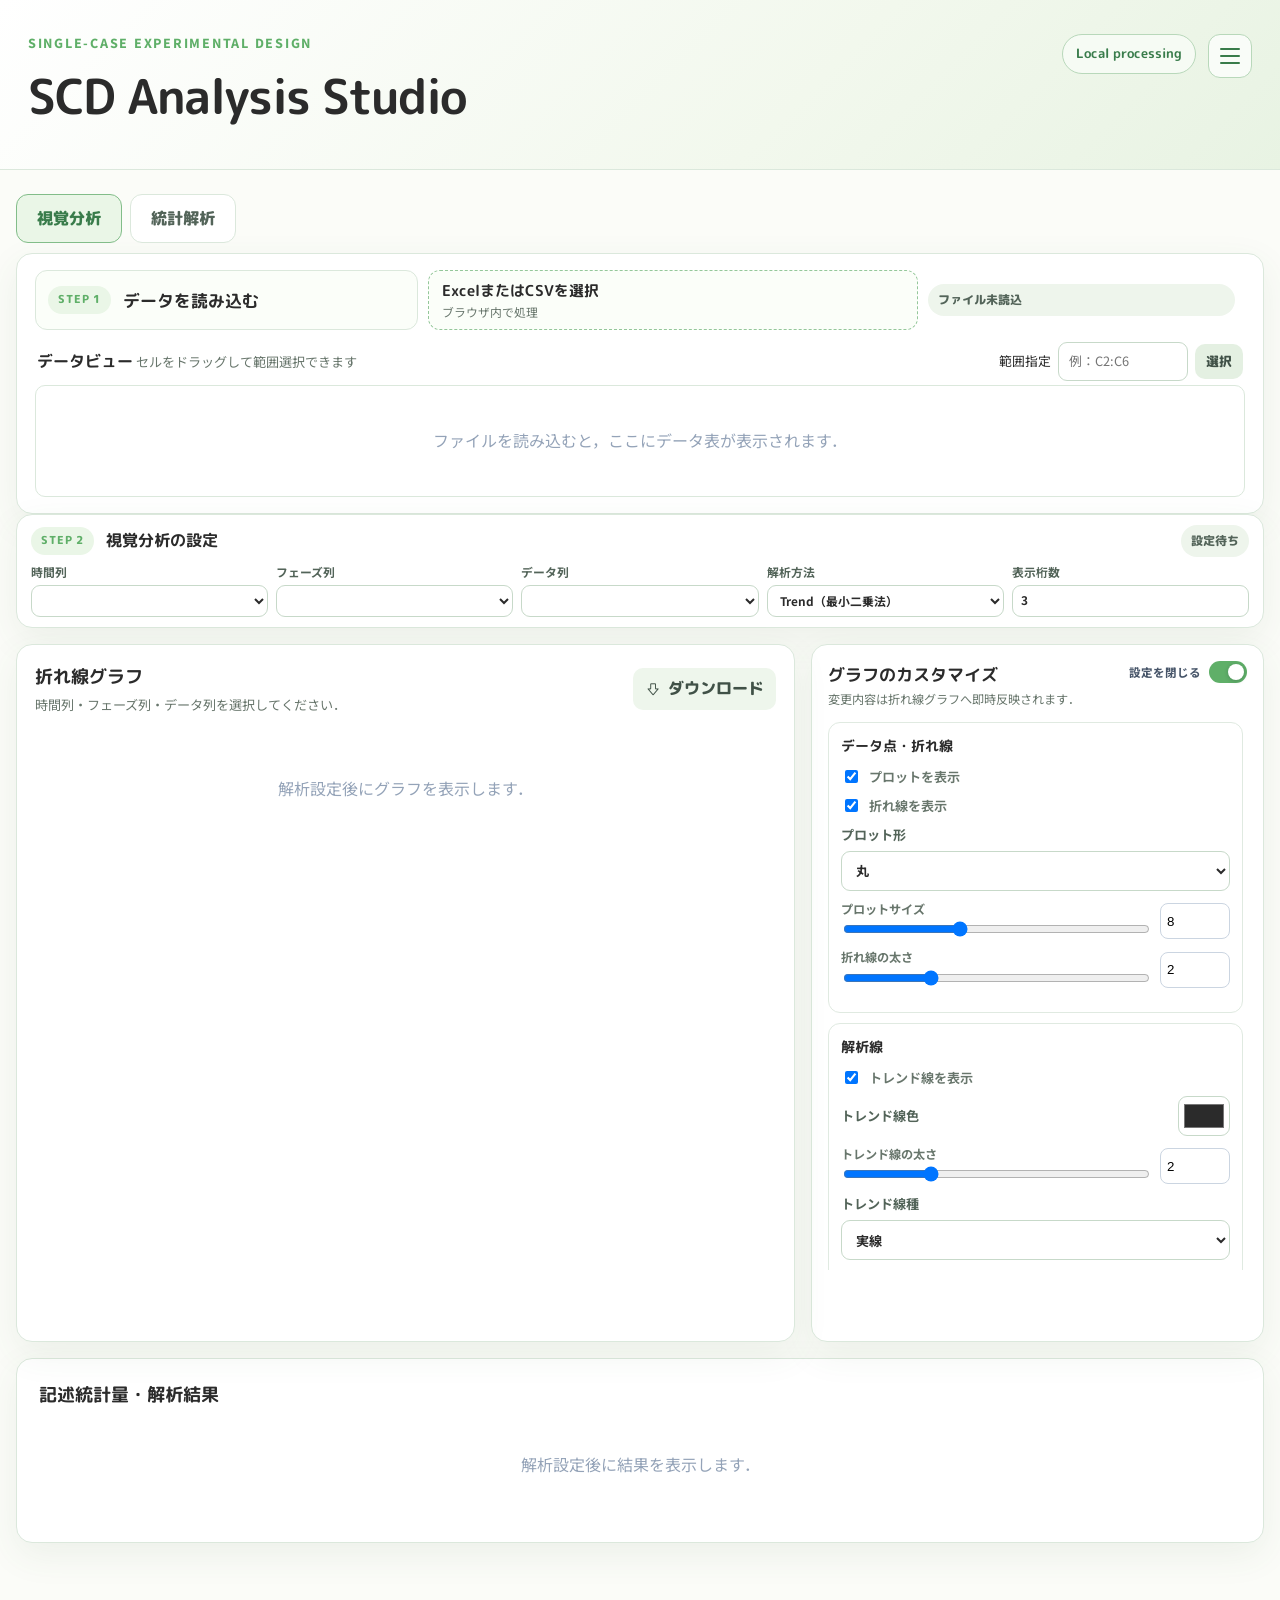
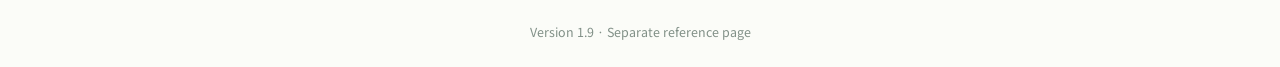
<file: index.html>
<!doctype html>
<html lang="ja">
<head>
  <meta charset="utf-8">
  <meta name="viewport" content="width=device-width, initial-scale=1">
  <meta name="description" content="SCDの視覚分析と非重複指標をブラウザ内で計算する研究者・臨床家向けWebアプリ">
  <title>SCD Analysis Studio</title>
  <link rel="stylesheet" href="styles.css">
  <script src="https://cdn.sheetjs.com/xlsx-0.20.3/package/dist/xlsx.full.min.js"></script>
  <script src="https://cdn.plot.ly/plotly-3.7.0.min.js"></script>
</head>
<body>
  <header class="app-header">
    <div>
      <p class="eyebrow">Single-Case Experimental Design</p>
      <h1>SCD Analysis Studio</h1>
    </div>
    <div class="header-actions">
      <div class="privacy-badge">Local processing</div>
      <div class="site-menu">
        <button id="siteMenuButton" class="hamburger-button" type="button" aria-label="メニューを開く" aria-expanded="false" aria-controls="siteMenuPanel"><span></span><span></span><span></span></button>
        <nav id="siteMenuPanel" class="site-menu-panel hidden" aria-label="サイトメニュー">
          <a class="active" href="index.html">ANALYSIS</a>
          <a href="reference.html">REFERENCE</a>
        </nav>
      </div>
    </div>
  </header>

  <main class="app-shell">
    <nav class="analysis-tabs" aria-label="解析機能">
      <button class="tab active" data-tab="visualPanel" type="button">視覚分析</button>
      <button class="tab" data-tab="statsPanel" type="button">統計解析</button>
    </nav>

    <section class="card workflow-card data-workflow-card" aria-labelledby="data-heading">
      <div class="data-load-row">
        <div class="data-step-title"><span class="step">STEP 1</span><h2 id="data-heading">データを読み込む</h2></div>
        <label class="file-drop compact-file-drop">
          <input id="fileInput" type="file" accept=".csv,.xlsx,.xls">
          <strong>ExcelまたはCSVを選択</strong>
          <span>ブラウザ内で処理</span>
        </label>
        <label id="sheetControl" class="field sheet-field hidden"><span>使用シートを選択</span>
          <select id="sheetSelect"></select>
        </label>
        <div id="globalStatus" class="status neutral" role="status">ファイル未読込</div>
      </div>
      <div id="dataSummary" class="data-summary hidden"></div>
      <div class="grid-toolbar">
        <div><strong>データビュー</strong><span id="selectionLabel"> セルをドラッグして範囲選択できます</span></div>
        <div class="range-box"><label for="directRange">範囲指定</label><input id="directRange" placeholder="例：C2:C6"><button id="applyRangeButton" class="button compact" type="button">選択</button></div>
      </div>
      <div class="data-workspace">
        <div id="dataGridWrap" class="data-grid-wrap" tabindex="0"><div class="empty-state">ファイルを読み込むと，ここにデータ表が表示されます．</div></div>
        <section id="inlineStatsRegistration" class="inline-registration hidden" aria-labelledby="registration-heading">
          <div class="inline-registration-heading">
            <div><span class="step">STEP 2</span><h2 id="registration-heading">解析データを登録する</h2></div>
            <div id="statsStatus" class="status neutral">設定待ち</div>
          </div>
          <p class="guidance compact-guidance">データビューで1列の範囲を選び，登録先のボタンを押してください．範囲の直接入力にも対応しています．</p>
          <div id="dataSlots" class="slot-grid"></div>
        </section>
      </div>
    </section>

    <section id="visualPanel" class="analysis-panel active">
      <section class="card workflow-card settings-card compact-settings-card visual-settings-card">
        <div class="section-heading"><div><span class="step">STEP 2</span><h2>視覚分析の設定</h2></div><div id="visualStatus" class="status neutral">設定待ち</div></div>
        <div class="control-grid four">
          <label class="field">時間列<select id="timeColumn"></select></label>
          <label class="field">フェーズ列<select id="phaseColumn"></select></label>
          <label class="field">データ列<select id="dataColumn"></select></label>
          <label class="field">解析方法<select id="visualMethod"><option value="ols">Trend（最小二乗法）</option><option value="theil">Trend（Theil–Sen法）</option><option value="twoSD">2SD band法（平均±2SD）</option><option value="celeration">Celeration Line分析</option><option value="vaior">VAIOR（Visual Aid Implying an Objective Rule）</option></select></label>
          <label id="visualDirectionWrap" class="field hidden">改善方向<select id="visualDirection"><option value="lower">値が低いほど改善</option><option value="higher">値が高いほど改善</option></select></label>
          <label class="field">表示桁数<input id="visualDigits" type="number" min="0" max="8" value="3"></label>
        </div>
        <div id="visualValidation" class="message hidden"></div>
      </section>

      <section class="result-layout">
        <article class="card chart-card">
          <div class="card-title-row"><div><h2>折れ線グラフ</h2><p id="chartCaption">時間列・フェーズ列・データ列を選択してください．</p></div><button id="openDownloadDialogButton" class="button secondary chart-download-button" type="button" aria-label="グラフをダウンロード"><span aria-hidden="true">⇩</span> ダウンロード</button></div>
          <div id="chart" class="chart"><div class="empty-state">解析設定後にグラフを表示します．</div></div>
        </article>
        <aside class="card customization-card customization-panel">
          <div class="customization-heading">
            <div><h2>グラフのカスタマイズ</h2><p class="customization-note">変更内容は折れ線グラフへ即時反映されます．</p></div>
            <label class="collapse-toggle" title="カスタマイズ項目の表示を切り替えます">
              <span>設定を閉じる</span>
              <input id="customizationToggle" type="checkbox" checked>
              <span class="toggle-slider" aria-hidden="true"></span>
            </label>
          </div>
          <div id="customizationBody" class="customization-body">
          <div class="custom-grid">
            <div class="custom-group"><h3>データ点・折れ線</h3>
              <label class="toggle"><input id="showPoints" type="checkbox" checked>プロットを表示</label>
              <label class="toggle"><input id="showLines" type="checkbox" checked>折れ線を表示</label>
              <label class="field">プロット形<select id="pointShape"><option value="circle">丸</option><option value="square">四角</option><option value="diamond">ひし形</option><option value="triangle-up">三角</option><option value="x">×</option></select></label>
              <div class="dual-control"><label>プロットサイズ<input id="pointSizeRange" type="range" min="2" max="18" step="1" value="8"></label><input id="pointSizeNumber" type="number" min="2" max="18" step="1" value="8"></div>
              <div class="dual-control"><label>折れ線の太さ<input id="lineWidthRange" type="range" min="0.5" max="6" step="0.5" value="2"></label><input id="lineWidthNumber" type="number" min="0.5" max="6" step="0.5" value="2"></div>
              <div id="phaseColorControls" class="phase-color-controls"></div>
            </div>
            <div class="custom-group"><h3>解析線</h3>
              <label class="toggle"><input id="showTrend" type="checkbox" checked>トレンド線を表示</label>
              <label class="field inline-color">トレンド線色<input id="trendColor" type="color" value="#2b2b2b"></label>
              <div class="dual-control"><label>トレンド線の太さ<input id="trendWidthRange" type="range" min="0.5" max="6" step="0.5" value="2"></label><input id="trendWidthNumber" type="number" min="0.5" max="6" step="0.5" value="2"></div>
              <label class="field">トレンド線種<select id="trendDash"><option value="solid">実線</option><option value="dash">破線</option><option value="dot">点線</option><option value="dashdot">一点鎖線</option></select></label>
              <label class="toggle"><input id="showBounds" type="checkbox" checked>境界線・変動幅を表示</label>
              <label class="field inline-color">2SD境界線色<input id="sdColor" type="color" value="#5faf68"></label>
              <div class="dual-control"><label>2SD線の太さ<input id="sdWidthRange" type="range" min="0.5" max="6" step="0.5" value="1.5"></label><input id="sdWidthNumber" type="number" min="0.5" max="6" step="0.5" value="1.5"></div>
              <label class="field">2SD線種<select id="sdDash"><option value="dash">破線</option><option value="dot">点線</option><option value="solid">実線</option></select></label>
              <label class="field inline-color">VAIOR変動幅色<input id="vaiorColor" type="color" value="#93c47d"></label>
              <div class="dual-control"><label>VAIOR線の太さ<input id="vaiorWidthRange" type="range" min="0.5" max="6" step="0.5" value="1.5"></label><input id="vaiorWidthNumber" type="number" min="0.5" max="6" step="0.5" value="1.5"></div>
              <label class="field">VAIOR線種<select id="vaiorDash"><option value="dot">点線</option><option value="dash">破線</option><option value="solid">実線</option></select></label>
            </div>
            <div class="custom-group"><h3>背景・軸</h3>
              <label class="toggle"><input id="showPhaseBoundaries" type="checkbox" checked>フェーズ境界線を表示</label>
              <label class="field inline-color">境界線色<input id="boundaryColor" type="color" value="#aab8ac"></label>
              <div class="dual-control"><label>境界線の太さ<input id="boundaryWidthRange" type="range" min="0.5" max="5" step="0.5" value="1"></label><input id="boundaryWidthNumber" type="number" min="0.5" max="5" step="0.5" value="1"></div>
              <label class="field">グラフ内フォント（数字・文字）
                <select id="chartFont">
                  <option value="noto-sans">Noto Sans JP</option>
                  <option value="times-new-roman">Times New Roman</option>
                  <option value="ms-gothic">MS ゴシック</option>
                  <option value="ms-mincho">MS 明朝</option>
                  <option value="meiryo">メイリオ</option>
                  <option value="yu-gothic">游ゴシック</option>
                  <option value="yu-mincho">游明朝</option>
                  <option value="noto-serif">Noto Serif JP</option>
                  <option value="aptos">Aptos</option>
                  <option value="calibri">Calibri</option>
                  <option value="arial">Arial</option>
                  <option value="helvetica">Helvetica</option>
                  <option value="segoe-ui">Segoe UI</option>
                  <option value="cambria">Cambria</option>
                  <option value="georgia">Georgia</option>
                  <option value="verdana">Verdana</option>
                  <option value="courier-new">Courier New</option>
                </select>
              </label>
              <label class="field inline-color">背景色<input id="backgroundColor" type="color" value="#ffffff"></label>
              <label class="field inline-color">軸線色<input id="axisColor" type="color" value="#415047"></label>
              <label class="toggle"><input id="showGridLines" type="checkbox" checked>目盛線を表示</label>
              <label class="field inline-color">目盛線色<input id="gridColor" type="color" value="#dfeadf"></label>
              <div class="axis-range-grid">
                <label class="field">縦軸の最小値<input id="yAxisMin" type="number" step="any" placeholder="自動"></label>
                <label class="field">縦軸の最大値<input id="yAxisMax" type="number" step="any" placeholder="自動"></label>
                <label class="field">縦軸の目盛間隔<input id="yAxisTick" type="number" min="0" step="any" placeholder="自動"></label>
              </div>
              <p class="axis-range-note">空欄の場合は自動設定です．最小値・最大値を指定する場合は両方入力してください．</p>
              <button id="resetChartButton" class="button secondary" type="button">初期設定に戻す</button>
            </div>
          </div>
          </div>
        </aside>
      </section>

      <section class="card result-card full-width visual-result-card">
        <h2>記述統計量・解析結果</h2>
        <div id="visualResults"><div class="empty-state">解析設定後に結果を表示します．</div></div>
      </section>
    </section>

    <section id="statsPanel" class="analysis-panel">
      <section class="card workflow-card settings-card compact-settings-card stats-settings-card">
        <div class="section-heading"><div><span class="step">STEP 3</span><h2>統計解析の設定</h2></div></div>
        <div class="control-grid four">
          <label class="field">指標<select id="statsMethod"><option value="pnd">PND</option><option value="nap">NAP</option><option value="tauU">Tau／Tau-U</option></select></label>
          <label class="field">表示桁数<input id="statsDigits" type="number" min="0" max="8" value="3"></label>
          <label id="tauCorrectionWrap" class="field checkbox-field hidden"><span>ベースライン補正</span><span class="checkbox-line"><input id="tauCorrection" type="checkbox">ベースラインで補正する</span></label>
        </div>
        <div class="definition-note" id="statsDefinitionNote"></div>
      </section>

      <section class="card workflow-card comparison-card">
        <div class="section-heading"><div><span class="step">STEP 4</span><h2>比較して計算する</h2></div></div>
        <p class="guidance">比較する2つをチェックしてください．上から先に登録されたデータをベースライン期，次を介入期として扱います．</p>
        <div id="comparisonChecks" class="comparison-checks"></div>
        <button id="calculateStatsButton" class="button primary" type="button">計算</button>
        <div id="statsValidation" class="message hidden"></div>
      </section>

      <section class="card result-card full-width">
        <h2>統計解析結果</h2>
        <div id="statsResults"><div class="empty-state">2つのデータを登録・選択して計算してください．</div></div>
      </section>
    </section>

  </main>

  <dialog id="downloadDialog" class="download-dialog" aria-labelledby="downloadDialogTitle">
    <div class="download-dialog-card">
      <div class="download-dialog-heading"><div><p class="eyebrow dialog-eyebrow">EXPORT</p><h2 id="downloadDialogTitle">グラフをダウンロード</h2></div><button id="cancelDownloadButton" class="dialog-close" type="button" aria-label="閉じる">×</button></div>
      <div class="download-form">
        <label class="field">フォーマット<select id="downloadFormat"><option value="png">PNG</option><option value="jpeg">JPEG</option><option value="webp">WebP</option><option value="svg">SVG</option></select></label>
        <div class="download-size-row"><label class="field">幅（px）<input id="downloadWidth" type="number" min="100" step="1"></label><label class="field">高さ（px）<input id="downloadHeight" type="number" min="100" step="1"></label></div>
        <label class="checkbox-line download-aspect"><input id="downloadAspect" type="checkbox" checked>縦横比を維持する</label>
        <p id="downloadError" class="message error hidden"></p>
      </div>
      <div class="download-dialog-actions"><button id="cancelDownloadFooterButton" class="button secondary" type="button">キャンセル</button><button id="confirmDownloadButton" class="button primary" type="button">ダウンロード</button></div>
    </div>
  </dialog>

  <footer>Version 1.9 · Separate reference page</footer>
  <script src="js/navigation.js"></script>
  <script src="js/core.js"></script>
  <script src="js/app.js"></script>
</body>
</html>
</file>
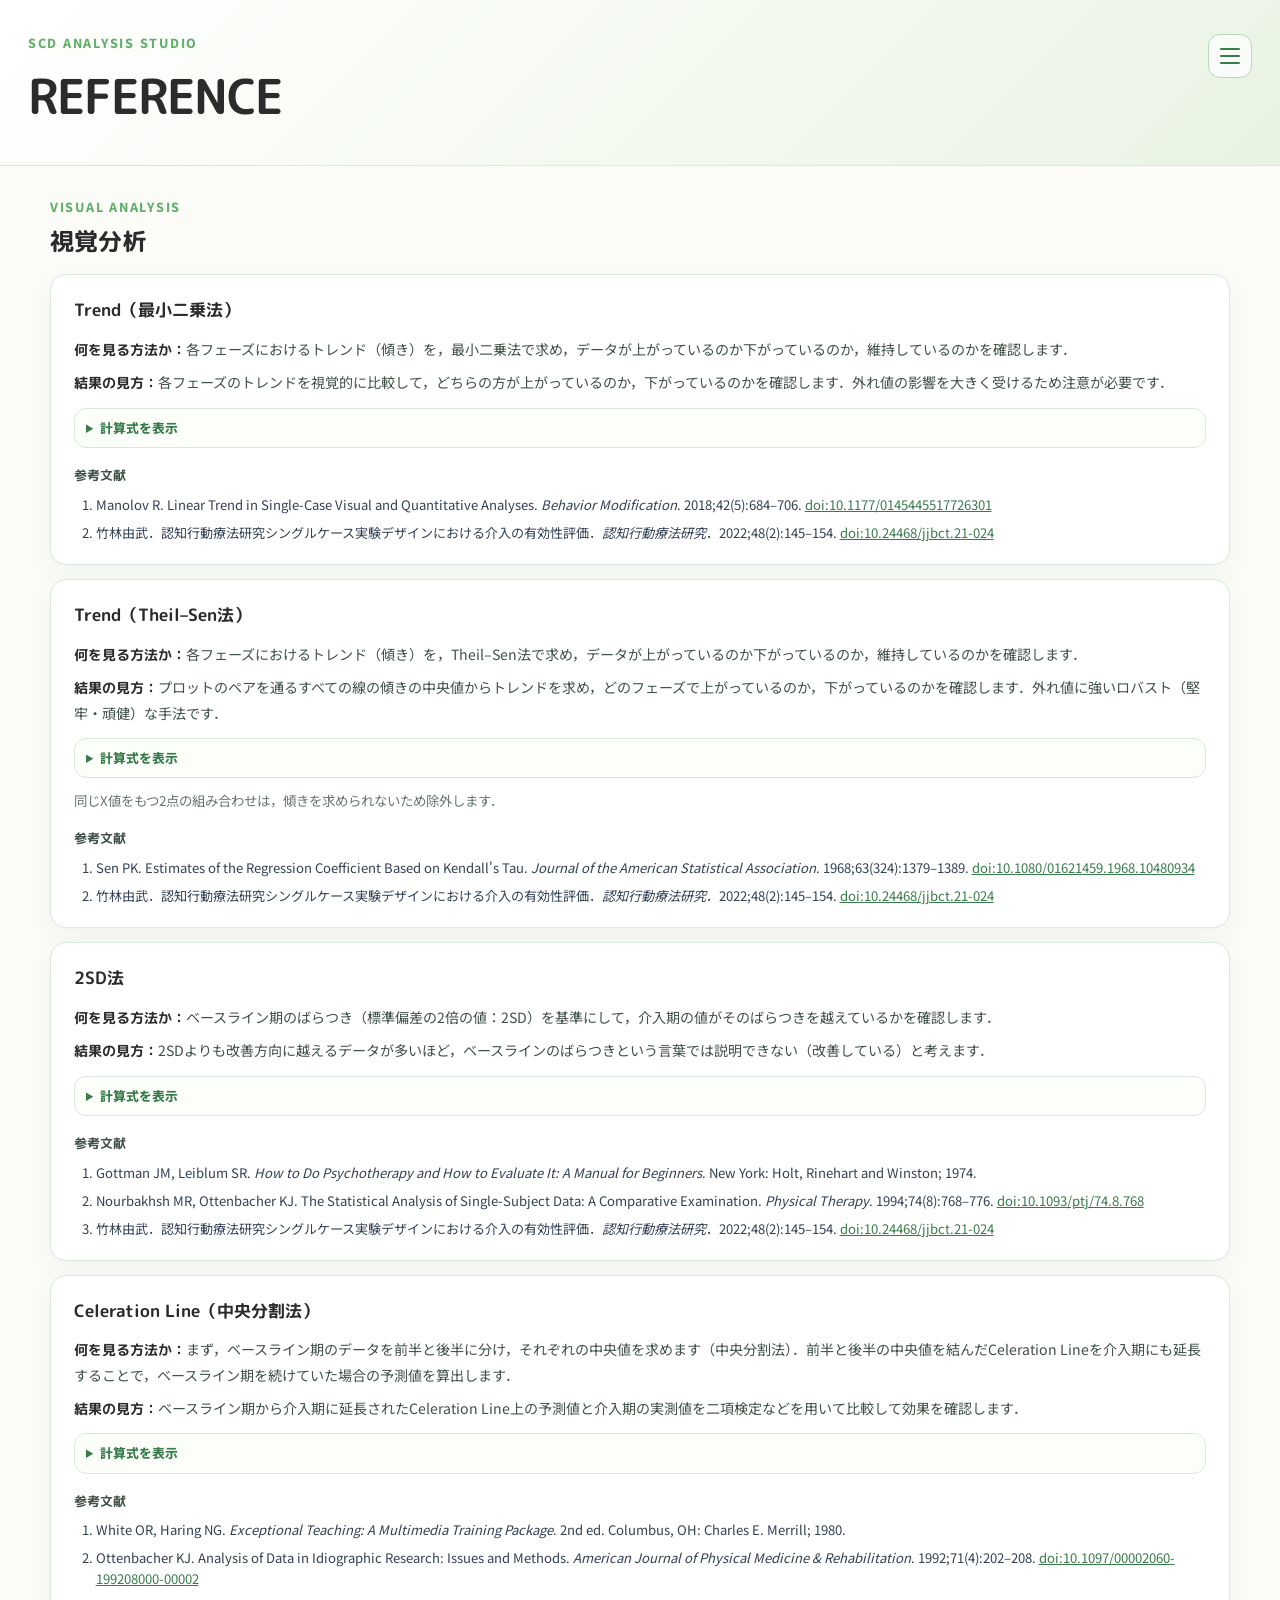
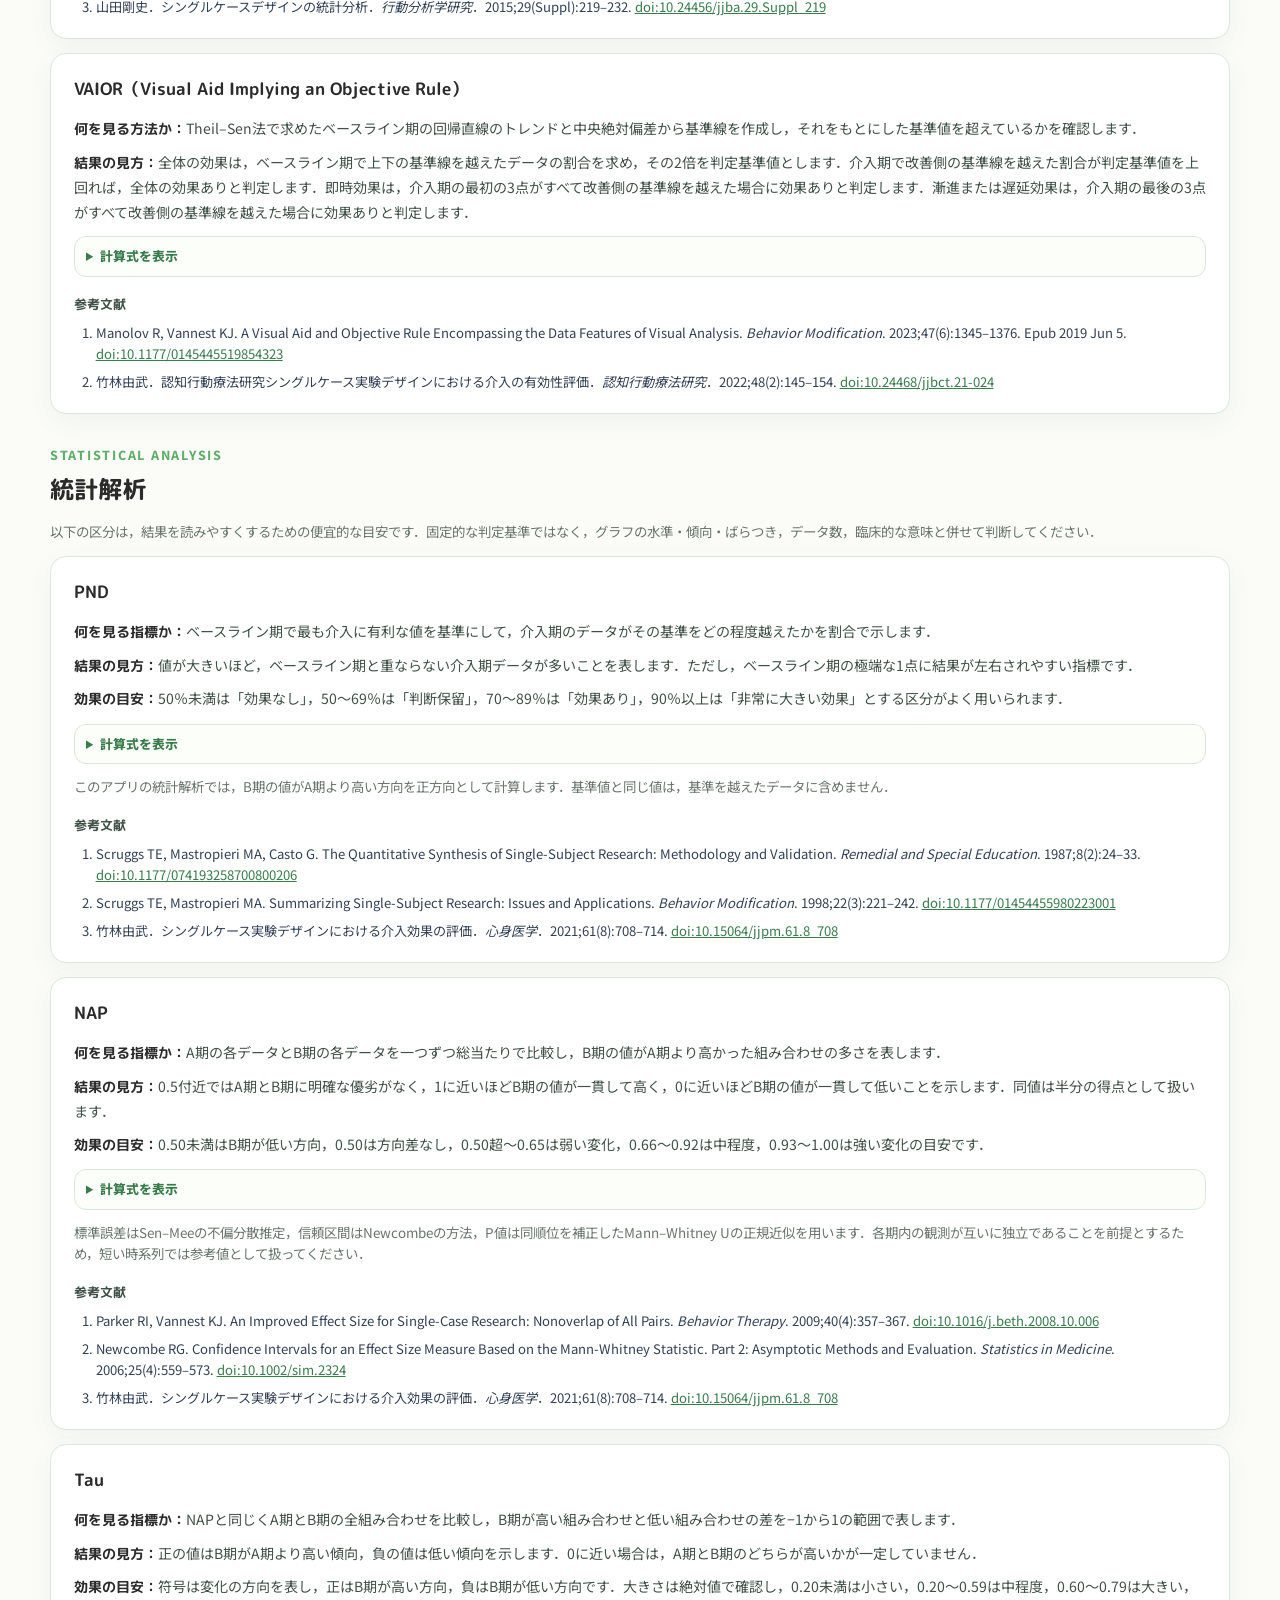
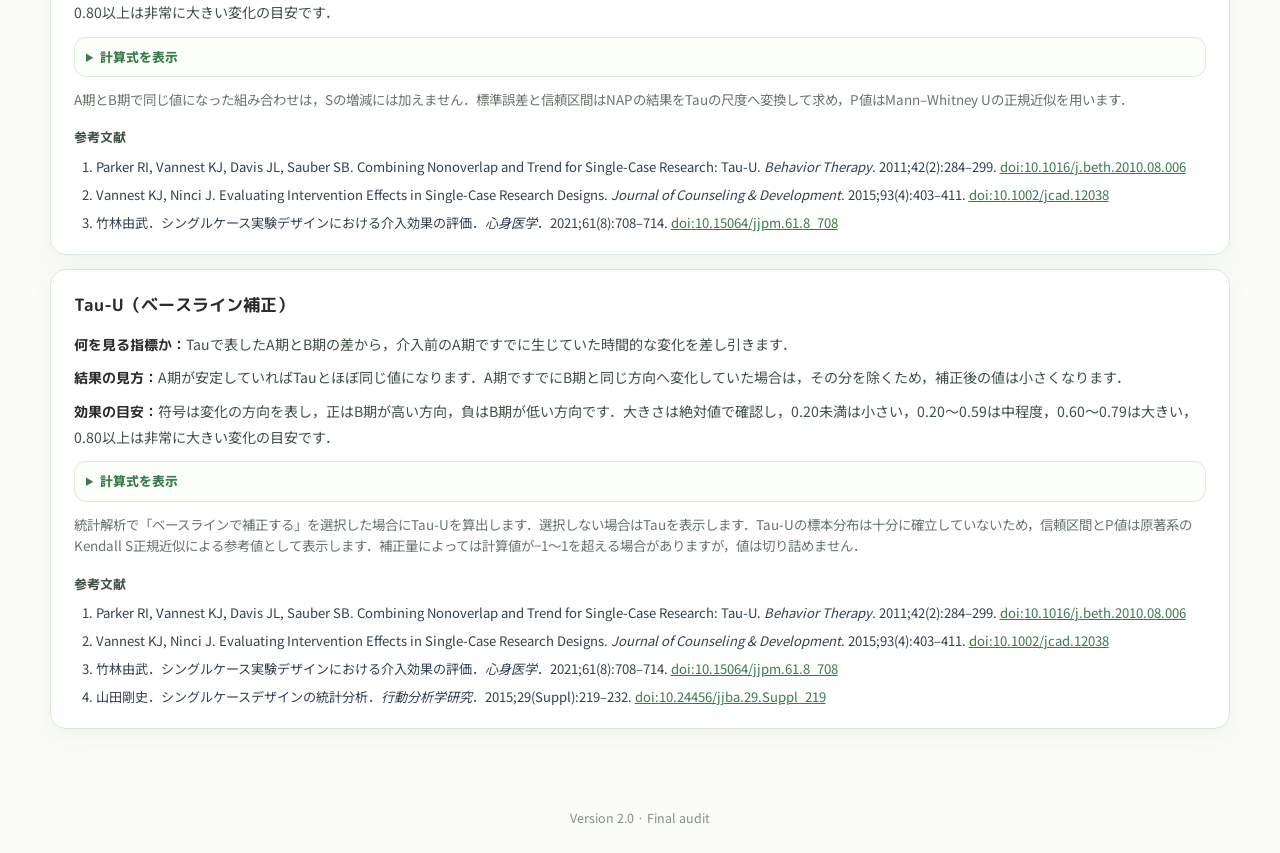
<file: reference.html>
<!doctype html>
<html lang="ja">
<head>
  <meta charset="utf-8">
  <meta name="viewport" content="width=device-width, initial-scale=1">
  <meta name="description" content="SCD Analysis Studioで採用している計算式と参考文献の一覧">
  <title>REFERENCE | SCD Analysis Studio</title>
  <link rel="stylesheet" href="styles.css">
</head>
<body>
  <header class="app-header reference-header">
    <div>
      <p class="eyebrow">SCD Analysis Studio</p>
      <h1>REFERENCE</h1>
    </div>
    <div class="header-actions">
      <div class="site-menu">
        <button id="siteMenuButton" class="hamburger-button" type="button" aria-label="メニューを開く" aria-expanded="false" aria-controls="siteMenuPanel"><span></span><span></span><span></span></button>
        <nav id="siteMenuPanel" class="site-menu-panel hidden" aria-label="サイトメニュー">
          <a href="index.html">ANALYSIS</a>
          <a class="active" href="reference.html">REFERENCE</a>
        </nav>
      </div>
    </div>
  </header>

  <main class="app-shell reference-page">
    <section id="visual-reference" class="reference-section">
      <div class="reference-section-heading"><p class="eyebrow">VISUAL ANALYSIS</p><h2>視覚分析</h2></div>
      <div class="reference-list">
        <article class="card reference-item">
          <h3>Trend（最小二乗法）</h3>
          <p class="reference-summary"><strong>何を見る方法か：</strong>各フェーズにおけるトレンド（傾き）を，最小二乗法で求め，データが上がっているのか下がっているのか，維持しているのかを確認します．</p>
          <p class="reference-summary"><strong>結果の見方：</strong>各フェーズのトレンドを視覚的に比較して，どちらの方が上がっているのか，下がっているのかを確認します．外れ値の影響を大きく受けるため注意が必要です．</p>
          <details class="reference-formula-details"><summary>計算式を表示</summary><div class="formula-block"><span>Slope</span><code>b₁ = Σ[(xᵢ−x̄)(yᵢ−ȳ)] / Σ[(xᵢ−x̄)²]</code><span>Intercept</span><code>b₀ = ȳ − b₁x̄</code><span>Regression</span><code>Ŷ = b₀ + b₁X</code></div></details>
          <h4>参考文献</h4>
          <ol class="citation-list"><li>Manolov R. Linear Trend in Single-Case Visual and Quantitative Analyses. <em>Behavior Modification</em>. 2018;42(5):684–706. <a href="https://doi.org/10.1177/0145445517726301" target="_blank" rel="noopener noreferrer">doi:10.1177/0145445517726301</a></li><li>竹林由武．認知行動療法研究シングルケース実験デザインにおける介入の有効性評価．<em>認知行動療法研究</em>．2022;48(2):145–154. <a href="https://doi.org/10.24468/jjbct.21-024" target="_blank" rel="noopener noreferrer">doi:10.24468/jjbct.21-024</a></li></ol>
        </article>

        <article class="card reference-item">
          <h3>Trend（Theil–Sen法）</h3>
          <p class="reference-summary"><strong>何を見る方法か：</strong>各フェーズにおけるトレンド（傾き）を，Theil–Sen法で求め，データが上がっているのか下がっているのか，維持しているのかを確認します．</p>
          <p class="reference-summary"><strong>結果の見方：</strong>プロットのペアを通るすべての線の傾きの中央値からトレンドを求め，どのフェーズで上がっているのか，下がっているのかを確認します．外れ値に強いロバスト（堅牢・頑健）な手法です．</p>
          <details class="reference-formula-details"><summary>計算式を表示</summary><div class="formula-block"><span>Slope</span><code>b₁ = median{(yⱼ−yᵢ)/(xⱼ−xᵢ) : xⱼ≠xᵢ}</code><span>Intercept</span><code>b₀ = median(yᵢ−b₁xᵢ)</code><span>Regression</span><code>Ŷ = b₀ + b₁X</code></div></details>
          <p class="reference-note">同じX値をもつ2点の組み合わせは，傾きを求められないため除外します．</p>
          <h4>参考文献</h4>
          <ol class="citation-list"><li>Sen PK. Estimates of the Regression Coefficient Based on Kendall's Tau. <em>Journal of the American Statistical Association</em>. 1968;63(324):1379–1389. <a href="https://doi.org/10.1080/01621459.1968.10480934" target="_blank" rel="noopener noreferrer">doi:10.1080/01621459.1968.10480934</a></li><li>竹林由武．認知行動療法研究シングルケース実験デザインにおける介入の有効性評価．<em>認知行動療法研究</em>．2022;48(2):145–154. <a href="https://doi.org/10.24468/jjbct.21-024" target="_blank" rel="noopener noreferrer">doi:10.24468/jjbct.21-024</a></li></ol>
        </article>

        <article class="card reference-item">
          <h3>2SD法</h3>
          <p class="reference-summary"><strong>何を見る方法か：</strong>ベースライン期のばらつき（標準偏差の2倍の値：2SD）を基準にして，介入期の値がそのばらつきを越えているかを確認します．</p>
          <p class="reference-summary"><strong>結果の見方：</strong>2SDよりも改善方向に越えるデータが多いほど，ベースラインのばらつきという言葉では説明できない（改善している）と考えます．</p>
          <details class="reference-formula-details"><summary>計算式を表示</summary><div class="formula-block"><span>標準偏差</span><code>sₐ = √[Σ(yᵢ−ȳₐ)²/(nₐ−1)]</code><span>上限・下限</span><code>ȳₐ ± 2sₐ</code></div></details>
          <h4>参考文献</h4>
          <ol class="citation-list"><li>Gottman JM, Leiblum SR. <em>How to Do Psychotherapy and How to Evaluate It: A Manual for Beginners</em>. New York: Holt, Rinehart and Winston; 1974.</li><li>Nourbakhsh MR, Ottenbacher KJ. The Statistical Analysis of Single-Subject Data: A Comparative Examination. <em>Physical Therapy</em>. 1994;74(8):768–776. <a href="https://doi.org/10.1093/ptj/74.8.768" target="_blank" rel="noopener noreferrer">doi:10.1093/ptj/74.8.768</a></li><li>竹林由武．認知行動療法研究シングルケース実験デザインにおける介入の有効性評価．<em>認知行動療法研究</em>．2022;48(2):145–154. <a href="https://doi.org/10.24468/jjbct.21-024" target="_blank" rel="noopener noreferrer">doi:10.24468/jjbct.21-024</a></li></ol>
        </article>

        <article class="card reference-item">
          <h3>Celeration Line（中央分割法）</h3>
          <p class="reference-summary"><strong>何を見る方法か：</strong>まず，ベースライン期のデータを前半と後半に分け，それぞれの中央値を求めます（中央分割法）．前半と後半の中央値を結んだCeleration Lineを介入期にも延長することで，ベースライン期を続けていた場合の予測値を算出します．</p>
          <p class="reference-summary"><strong>結果の見方：</strong>ベースライン期から介入期に延長されたCeleration Line上の予測値と介入期の実測値を二項検定などを用いて比較して効果を確認します．</p>
          <details class="reference-formula-details"><summary>計算式を表示</summary><div class="formula-block"><span>中央値座標</span><code>P₁ = (median X前半，median Y前半)，P₂ = (median X後半，median Y後半)</code><span>傾き</span><code>b₁ = (P₂ᵧ−P₁ᵧ)/(P₂ₓ−P₁ₓ)</code><span>切片</span><code>b₀ = P₁ᵧ−b₁P₁ₓ</code><span>二項検定</span><code>P(X ≥ k) = Σᵢ₌ₖⁿ C(n，i)(0.5)ⁱ(0.5)ⁿ⁻ⁱ</code></div></details>
          <h4>参考文献</h4>
          <ol class="citation-list"><li>White OR, Haring NG. <em>Exceptional Teaching: A Multimedia Training Package</em>. 2nd ed. Columbus, OH: Charles E. Merrill; 1980.</li><li>Ottenbacher KJ. Analysis of Data in Idiographic Research: Issues and Methods. <em>American Journal of Physical Medicine &amp; Rehabilitation</em>. 1992;71(4):202–208. <a href="https://doi.org/10.1097/00002060-199208000-00002" target="_blank" rel="noopener noreferrer">doi:10.1097/00002060-199208000-00002</a></li><li>山田剛史．シングルケースデザインの統計分析．<em>行動分析学研究</em>．2015;29(Suppl):219–232. <a href="https://doi.org/10.24456/jjba.29.Suppl_219" target="_blank" rel="noopener noreferrer">doi:10.24456/jjba.29.Suppl_219</a></li></ol>
        </article>

        <article class="card reference-item">
          <h3>VAIOR（Visual Aid Implying an Objective Rule）</h3>
          <p class="reference-summary"><strong>何を見る方法か：</strong>Theil–Sen法で求めたベースライン期の回帰直線のトレンドと中央絶対偏差から基準線を作成し，それをもとにした基準値を超えているかを確認します．</p>
          <p class="reference-summary"><strong>結果の見方：</strong>全体の効果は，ベースライン期で上下の基準線を越えたデータの割合を求め，その2倍を判定基準値とします．介入期で改善側の基準線を越えた割合が判定基準値を上回れば，全体の効果ありと判定します．即時効果は，介入期の最初の3点がすべて改善側の基準線を越えた場合に効果ありと判定します．漸進または遅延効果は，介入期の最後の3点がすべて改善側の基準線を越えた場合に効果ありと判定します．</p>
          <details class="reference-formula-details"><summary>計算式を表示</summary><div class="formula-block"><span>トレンド</span><code>Ŷₐ(X) = Theil–Sen trend</code><span>中央絶対偏差</span><code>MADᵣ = median(|Yₐ−Ŷₐ|)</code><span>基準線</span><code>Ŷₐ(X) ± MADᵣ</code><span>全体効果の判定基準値</span><code>2 × [A期の基準線外データ数 / nₐ]</code></div></details>
          <h4>参考文献</h4>
          <ol class="citation-list"><li>Manolov R, Vannest KJ. A Visual Aid and Objective Rule Encompassing the Data Features of Visual Analysis. <em>Behavior Modification</em>. 2023;47(6):1345–1376. Epub 2019 Jun 5. <a href="https://doi.org/10.1177/0145445519854323" target="_blank" rel="noopener noreferrer">doi:10.1177/0145445519854323</a></li><li>竹林由武．認知行動療法研究シングルケース実験デザインにおける介入の有効性評価．<em>認知行動療法研究</em>．2022;48(2):145–154. <a href="https://doi.org/10.24468/jjbct.21-024" target="_blank" rel="noopener noreferrer">doi:10.24468/jjbct.21-024</a></li></ol>
        </article>
      </div>
    </section>

    <section id="stat-reference" class="reference-section">
      <div class="reference-section-heading"><p class="eyebrow">STATISTICAL ANALYSIS</p><h2>統計解析</h2><p class="reference-note">以下の区分は，結果を読みやすくするための便宜的な目安です．固定的な判定基準ではなく，グラフの水準・傾向・ばらつき，データ数，臨床的な意味と併せて判断してください．</p></div>
      <div class="reference-list">
        <article class="card reference-item">
          <h3>PND</h3>
          <p class="reference-summary"><strong>何を見る指標か：</strong>ベースライン期で最も介入に有利な値を基準にして，介入期のデータがその基準をどの程度越えたかを割合で示します．</p>
          <p class="reference-summary"><strong>結果の見方：</strong>値が大きいほど，ベースライン期と重ならない介入期データが多いことを表します．ただし，ベースライン期の極端な1点に結果が左右されやすい指標です．</p>
          <p class="reference-summary"><strong>効果の目安：</strong>50％未満は「効果なし」，50～69％は「判断保留」，70～89％は「効果あり」，90％以上は「非常に大きい効果」とする区分がよく用いられます．</p>
          <details class="reference-formula-details"><summary>計算式を表示</summary><div class="formula-block"><span>High values indicate improvement</span><code>PND = #{Bⱼ &gt; max(A)} / nᵦ × 100</code></div></details>
          <p class="reference-note">このアプリの統計解析では，B期の値がA期より高い方向を正方向として計算します．基準値と同じ値は，基準を越えたデータに含めません．</p>
          <h4>参考文献</h4>
          <ol class="citation-list"><li>Scruggs TE, Mastropieri MA, Casto G. The Quantitative Synthesis of Single-Subject Research: Methodology and Validation. <em>Remedial and Special Education</em>. 1987;8(2):24–33. <a href="https://doi.org/10.1177/074193258700800206" target="_blank" rel="noopener noreferrer">doi:10.1177/074193258700800206</a></li><li>Scruggs TE, Mastropieri MA. Summarizing Single-Subject Research: Issues and Applications. <em>Behavior Modification</em>. 1998;22(3):221–242. <a href="https://doi.org/10.1177/01454455980223001" target="_blank" rel="noopener noreferrer">doi:10.1177/01454455980223001</a></li><li>竹林由武．シングルケース実験デザインにおける介入効果の評価．<em>心身医学</em>．2021;61(8):708–714. <a href="https://doi.org/10.15064/jjpm.61.8_708" target="_blank" rel="noopener noreferrer">doi:10.15064/jjpm.61.8_708</a></li></ol>
        </article>

        <article class="card reference-item">
          <h3>NAP</h3>
          <p class="reference-summary"><strong>何を見る指標か：</strong>A期の各データとB期の各データを一つずつ総当たりで比較し，B期の値がA期より高かった組み合わせの多さを表します．</p>
          <p class="reference-summary"><strong>結果の見方：</strong>0.5付近ではA期とB期に明確な優劣がなく，1に近いほどB期の値が一貫して高く，0に近いほどB期の値が一貫して低いことを示します．同値は半分の得点として扱います．</p>
          <p class="reference-summary"><strong>効果の目安：</strong>0.50未満はB期が低い方向，0.50は方向差なし，0.50超～0.65は弱い変化，0.66～0.92は中程度，0.93～1.00は強い変化の目安です．</p>
          <details class="reference-formula-details"><summary>計算式を表示</summary><div class="formula-block"><span>Pair score</span><code>B&gt;A: 1, B=A: 0.5, B&lt;A: 0</code><span>NAP</span><code>NAP = [#{B&gt;A} + 0.5×#{B=A}] / (nₐnᵦ)</code></div></details>
          <p class="reference-note">標準誤差はSen–Meeの不偏分散推定，信頼区間はNewcombeの方法，P値は同順位を補正したMann–Whitney Uの正規近似を用います．各期内の観測が互いに独立であることを前提とするため，短い時系列では参考値として扱ってください．</p>
          <h4>参考文献</h4>
          <ol class="citation-list"><li>Parker RI, Vannest KJ. An Improved Effect Size for Single-Case Research: Nonoverlap of All Pairs. <em>Behavior Therapy</em>. 2009;40(4):357–367. <a href="https://doi.org/10.1016/j.beth.2008.10.006" target="_blank" rel="noopener noreferrer">doi:10.1016/j.beth.2008.10.006</a></li><li>Newcombe RG. Confidence Intervals for an Effect Size Measure Based on the Mann-Whitney Statistic. Part 2: Asymptotic Methods and Evaluation. <em>Statistics in Medicine</em>. 2006;25(4):559–573. <a href="https://doi.org/10.1002/sim.2324" target="_blank" rel="noopener noreferrer">doi:10.1002/sim.2324</a></li><li>竹林由武．シングルケース実験デザインにおける介入効果の評価．<em>心身医学</em>．2021;61(8):708–714. <a href="https://doi.org/10.15064/jjpm.61.8_708" target="_blank" rel="noopener noreferrer">doi:10.15064/jjpm.61.8_708</a></li></ol>
        </article>

        <article class="card reference-item">
          <h3>Tau</h3>
          <p class="reference-summary"><strong>何を見る指標か：</strong>NAPと同じくA期とB期の全組み合わせを比較し，B期が高い組み合わせと低い組み合わせの差を−1から1の範囲で表します．</p>
          <p class="reference-summary"><strong>結果の見方：</strong>正の値はB期がA期より高い傾向，負の値は低い傾向を示します．0に近い場合は，A期とB期のどちらが高いかが一定していません．</p>
          <p class="reference-summary"><strong>効果の目安：</strong>符号は変化の方向を表し，正はB期が高い方向，負はB期が低い方向です．大きさは絶対値で確認し，0.20未満は小さい，0.20～0.59は中程度，0.60～0.79は大きい，0.80以上は非常に大きい変化の目安です．</p>
          <details class="reference-formula-details"><summary>計算式を表示</summary><div class="formula-block"><span>Cross-phase score</span><code>S_AB = #{B&gt;A} − #{B&lt;A}</code><span>Tau</span><code>Tau = S_AB / (nₐnᵦ) = 2×NAP−1</code></div></details>
          <p class="reference-note">A期とB期で同じ値になった組み合わせは，Sの増減には加えません．標準誤差と信頼区間はNAPの結果をTauの尺度へ変換して求め，P値はMann–Whitney Uの正規近似を用います．</p>
          <h4>参考文献</h4>
          <ol class="citation-list"><li>Parker RI, Vannest KJ, Davis JL, Sauber SB. Combining Nonoverlap and Trend for Single-Case Research: Tau-U. <em>Behavior Therapy</em>. 2011;42(2):284–299. <a href="https://doi.org/10.1016/j.beth.2010.08.006" target="_blank" rel="noopener noreferrer">doi:10.1016/j.beth.2010.08.006</a></li><li>Vannest KJ, Ninci J. Evaluating Intervention Effects in Single-Case Research Designs. <em>Journal of Counseling &amp; Development</em>. 2015;93(4):403–411. <a href="https://doi.org/10.1002/jcad.12038" target="_blank" rel="noopener noreferrer">doi:10.1002/jcad.12038</a></li><li>竹林由武．シングルケース実験デザインにおける介入効果の評価．<em>心身医学</em>．2021;61(8):708–714. <a href="https://doi.org/10.15064/jjpm.61.8_708" target="_blank" rel="noopener noreferrer">doi:10.15064/jjpm.61.8_708</a></li></ol>
        </article>

        <article class="card reference-item">
          <h3>Tau-U（ベースライン補正）</h3>
          <p class="reference-summary"><strong>何を見る指標か：</strong>Tauで表したA期とB期の差から，介入前のA期ですでに生じていた時間的な変化を差し引きます．</p>
          <p class="reference-summary"><strong>結果の見方：</strong>A期が安定していればTauとほぼ同じ値になります．A期ですでにB期と同じ方向へ変化していた場合は，その分を除くため，補正後の値は小さくなります．</p>
          <p class="reference-summary"><strong>効果の目安：</strong>符号は変化の方向を表し，正はB期が高い方向，負はB期が低い方向です．大きさは絶対値で確認し，0.20未満は小さい，0.20～0.59は中程度，0.60～0.79は大きい，0.80以上は非常に大きい変化の目安です．</p>
          <details class="reference-formula-details"><summary>計算式を表示</summary><div class="formula-block"><span>Baseline trend score</span><code>S_A = Σ sign(Aⱼ−Aᵢ), i&lt;j</code><span>Tau-U</span><code>Tau-U = (S_AB − S_A) / (nₐnᵦ)</code></div></details>
          <p class="reference-note">統計解析で「ベースラインで補正する」を選択した場合にTau-Uを算出します．選択しない場合はTauを表示します．Tau-Uの標本分布は十分に確立していないため，信頼区間とP値は原著系のKendall S正規近似による参考値として表示します．補正量によっては計算値が−1～1を超える場合がありますが，値は切り詰めません．</p>
          <h4>参考文献</h4>
          <ol class="citation-list"><li>Parker RI, Vannest KJ, Davis JL, Sauber SB. Combining Nonoverlap and Trend for Single-Case Research: Tau-U. <em>Behavior Therapy</em>. 2011;42(2):284–299. <a href="https://doi.org/10.1016/j.beth.2010.08.006" target="_blank" rel="noopener noreferrer">doi:10.1016/j.beth.2010.08.006</a></li><li>Vannest KJ, Ninci J. Evaluating Intervention Effects in Single-Case Research Designs. <em>Journal of Counseling &amp; Development</em>. 2015;93(4):403–411. <a href="https://doi.org/10.1002/jcad.12038" target="_blank" rel="noopener noreferrer">doi:10.1002/jcad.12038</a></li><li>竹林由武．シングルケース実験デザインにおける介入効果の評価．<em>心身医学</em>．2021;61(8):708–714. <a href="https://doi.org/10.15064/jjpm.61.8_708" target="_blank" rel="noopener noreferrer">doi:10.15064/jjpm.61.8_708</a></li><li>山田剛史．シングルケースデザインの統計分析．<em>行動分析学研究</em>．2015;29(Suppl):219–232. <a href="https://doi.org/10.24456/jjba.29.Suppl_219" target="_blank" rel="noopener noreferrer">doi:10.24456/jjba.29.Suppl_219</a></li></ol>
        </article>
      </div>
    </section>
  </main>

  <footer>Version 2.0 · Final audit</footer>
  <script src="js/navigation.js"></script>
</body>
</html>
</file>
<file: styles.css>
@import url('https://fonts.googleapis.com/css2?family=M+PLUS+Rounded+1c:wght@500;700;800&family=Noto+Sans+JP:wght@400;500;600;700&display=swap');
:root{--ink:#172033;--muted:#64748b;--line:#dbe3ee;--surface:#fff;--soft:#f4f7fb;--accent:#4f46e5;--accent-soft:#eef2ff;--success:#047857;--warning:#b45309;--danger:#b91c1c;--shadow:0 12px 36px rgba(15,23,42,.07)}
*{box-sizing:border-box}body{margin:0;background:#f8fafc;color:var(--ink);font-family:-apple-system,BlinkMacSystemFont,"Segoe UI","Noto Sans JP",sans-serif;line-height:1.6}.app-header{display:flex;justify-content:space-between;gap:24px;padding:34px max(28px,calc((100vw - 1440px)/2));background:linear-gradient(135deg,#111827,#1e293b);color:#fff}.eyebrow{margin:0 0 4px;color:#a5b4fc;font-size:.78rem;font-weight:800;letter-spacing:.14em;text-transform:uppercase}.app-header h1{margin:0;font-size:clamp(1.8rem,4vw,3rem);letter-spacing:-.03em}.subtitle{max-width:760px;margin:8px 0 0;color:#cbd5e1}.privacy-badge{align-self:flex-start;border:1px solid rgba(255,255,255,.24);border-radius:999px;padding:8px 13px;color:#d1fae5;font-size:.84rem;font-weight:700}.app-shell{width:min(1440px,calc(100% - 32px));margin:24px auto 56px}.card{background:var(--surface);border:1px solid var(--line);border-radius:16px;box-shadow:var(--shadow)}.workflow-card,.customization-card,.methodology-card,.result-card{padding:22px}.section-heading,.card-title-row{display:flex;align-items:center;justify-content:space-between;gap:16px;margin-bottom:18px}.section-heading>div:first-child{display:flex;align-items:center;gap:12px}.section-heading h2,.result-card h2,.chart-card h2{margin:0;font-size:1.12rem}.step{display:inline-flex;align-items:center;height:28px;padding:0 10px;border-radius:999px;background:var(--accent-soft);color:var(--accent);font-size:.7rem;font-weight:800;letter-spacing:.08em}.status{border-radius:999px;padding:6px 10px;font-size:.78rem;font-weight:750}.status.neutral{background:#f1f5f9;color:#475569}.status.loading{background:#fff7ed;color:var(--warning)}.status.success{background:#ecfdf5;color:var(--success)}.status.error{background:#fef2f2;color:var(--danger)}.upload-grid{display:grid;grid-template-columns:minmax(300px,1fr) auto minmax(180px,240px);gap:12px;align-items:stretch}.file-drop{display:flex;flex-direction:column;justify-content:center;min-height:92px;border:1.5px dashed #a5b4fc;border-radius:12px;padding:16px;background:#fafaff;cursor:pointer}.file-drop input{position:absolute;opacity:0;pointer-events:none}.file-drop span{color:var(--muted);font-size:.84rem}.button{border:0;border-radius:10px;padding:11px 16px;font:inherit;font-weight:750;cursor:pointer;transition:.15s}.button:hover{transform:translateY(-1px)}.button.primary{background:var(--accent);color:#fff}.button.secondary{background:#eef2f7;color:#334155}.button.compact{padding:7px 11px;background:#e2e8f0;color:#334155}.button.danger{background:#fef2f2;color:var(--danger)}.field{display:flex;flex-direction:column;gap:6px;color:#475569;font-size:.82rem;font-weight:700}.field select,.field input,.range-box input,.slot-card input{width:100%;min-height:40px;border:1px solid #cbd5e1;border-radius:9px;background:#fff;padding:8px 10px;color:var(--ink);font:inherit}.field.inline-color{display:grid;grid-template-columns:1fr 52px;align-items:center}.field.inline-color input[type=color]{padding:3px}.hidden{display:none!important}.data-summary{display:flex;flex-wrap:wrap;gap:8px;margin-top:14px}.summary-pill{border-radius:999px;background:#f1f5f9;padding:6px 10px;color:#475569;font-size:.8rem}.grid-toolbar{display:flex;justify-content:space-between;align-items:center;gap:12px;margin-top:20px;padding:10px 2px}.grid-toolbar span{color:var(--muted);font-size:.82rem}.range-box{display:flex;align-items:center;gap:7px;font-size:.8rem}.range-box input{width:130px;min-height:34px}.data-grid-wrap{max-height:420px;overflow:auto;border:1px solid var(--line);border-radius:10px;background:#fff;outline:none}.data-grid{border-collapse:separate;border-spacing:0;min-width:100%;font-size:.78rem}.data-grid th,.data-grid td{height:34px;min-width:110px;border-right:1px solid #e5eaf1;border-bottom:1px solid #e5eaf1;padding:6px 9px;white-space:nowrap;overflow:hidden;text-overflow:ellipsis;max-width:220px}.data-grid th{position:sticky;top:0;z-index:3;background:#eff3f8;text-align:left}.data-grid .row-number{position:sticky;left:0;z-index:2;min-width:54px;width:54px;background:#f8fafc;text-align:right;color:#64748b}.data-grid thead .row-number{z-index:4}.data-grid td.selected{background:#dfe5ff;box-shadow:inset 0 0 0 1px #818cf8}.data-grid td.invalid{color:#b91c1c;background:#fff7f7}.data-grid td.missing{color:#94a3b8;font-style:italic}.data-type{display:block;color:#64748b;font-size:.66rem;font-weight:500}.empty-state{display:grid;place-items:center;min-height:110px;padding:22px;color:#94a3b8;text-align:center}.analysis-tabs{display:flex;gap:8px;margin:22px 0 14px}.tab{border:1px solid var(--line);border-radius:12px;padding:11px 20px;background:#fff;color:#475569;font:inherit;font-weight:800;cursor:pointer}.tab.active{border-color:#818cf8;background:var(--accent-soft);color:var(--accent)}.analysis-panel{display:none}.analysis-panel.active{display:block}.control-grid{display:grid;gap:14px}.control-grid.four{grid-template-columns:repeat(4,minmax(0,1fr))}.message{margin-top:14px;border-radius:10px;padding:10px 12px;font-size:.84rem}.message.error{background:#fef2f2;color:var(--danger)}.message.success{background:#ecfdf5;color:var(--success)}.result-layout{display:grid;grid-template-columns:minmax(0,1.55fr) minmax(380px,.9fr);gap:16px;margin-top:16px}.chart-card{min-width:0;padding:18px}.chart-card p{margin:3px 0 0;color:var(--muted);font-size:.82rem}.chart{height:590px;min-height:420px}.result-card{overflow:auto}.result-card.full-width{margin-top:16px}.table-scroll{overflow:auto}.result-table{width:100%;border-collapse:collapse;font-size:.82rem}.result-table th,.result-table td{border-bottom:1px solid #e5eaf1;padding:9px 10px;text-align:right;white-space:nowrap}.result-table th{background:#f8fafc;color:#475569;font-size:.75rem}.result-table th:first-child,.result-table td:first-child{text-align:left}.result-block{margin-top:18px}.result-block:first-child{margin-top:0}.result-block h3{margin:0 0 8px;font-size:.94rem}.result-grid{display:grid;grid-template-columns:repeat(2,minmax(0,1fr));gap:8px}.metric{border:1px solid #e5eaf1;border-radius:10px;padding:9px 11px}.metric span{display:block;color:#64748b;font-size:.72rem}.metric strong{font-size:.9rem;word-break:break-word}.badge{display:inline-flex;border-radius:999px;padding:3px 8px;font-size:.72rem;font-weight:800}.badge.good{background:#ecfdf5;color:#047857}.badge.bad{background:#fef2f2;color:#b91c1c}.badge.unknown{background:#f1f5f9;color:#64748b}.customization-card,.methodology-card{margin-top:16px}details summary{cursor:pointer;font-weight:800}.custom-grid{display:grid;grid-template-columns:repeat(3,minmax(0,1fr));gap:18px;margin-top:18px}.custom-group{border:1px solid #e5eaf1;border-radius:12px;padding:15px}.custom-group h3{margin:0 0 12px;font-size:.9rem}.toggle{display:flex;align-items:center;gap:8px;margin:8px 0;color:#475569;font-size:.82rem;font-weight:650}.dual-control{display:grid;grid-template-columns:1fr 70px;gap:8px;align-items:end;margin:9px 0}.dual-control label{display:flex;flex-direction:column;color:#475569;font-size:.76rem;font-weight:700}.dual-control input[type=number]{min-height:36px;border:1px solid #cbd5e1;border-radius:8px;padding:6px}.phase-color-controls{display:grid;gap:8px;margin-top:12px}.phase-color-row{display:grid;grid-template-columns:52px 1fr 1fr;gap:8px;align-items:center;font-size:.75rem}.phase-color-row input{width:100%;height:34px;border:1px solid #cbd5e1;border-radius:7px}.definition-note,.guidance{margin:12px 0 0;color:#64748b;font-size:.82rem}.slot-grid{display:grid;grid-template-columns:repeat(4,minmax(0,1fr));gap:12px}.slot-card{border:1px solid #dbe3ee;border-radius:12px;padding:13px;background:#fbfcfe}.slot-card h3{margin:0 0 10px;font-size:.9rem}.slot-card .slot-meta{min-height:90px;margin:9px 0;border-radius:8px;background:#f1f5f9;padding:9px;color:#64748b;font-size:.75rem}.slot-card .slot-actions{display:flex;gap:7px}.slot-card .slot-actions button{flex:1;padding:8px;font-size:.74rem}.preview-values{display:-webkit-box;-webkit-line-clamp:3;-webkit-box-orient:vertical;overflow:hidden;word-break:break-all}.comparison-checks{display:flex;flex-wrap:wrap;gap:9px;margin:12px 0}.comparison-item{display:flex;gap:7px;align-items:center;border:1px solid #dbe3ee;border-radius:10px;padding:9px 12px;background:#fff}.methodology-content{margin-top:14px;color:#475569;font-size:.85rem}footer{text-align:center;padding:24px;color:#94a3b8;font-size:.78rem}
@media(max-width:1080px){.result-layout{grid-template-columns:1fr}.chart{height:520px}.control-grid.four{grid-template-columns:repeat(2,minmax(0,1fr))}.slot-grid{grid-template-columns:repeat(2,minmax(0,1fr))}.custom-grid{grid-template-columns:1fr 1fr}.upload-grid{grid-template-columns:1fr auto}.upload-grid .field{grid-column:1/-1}}
@media(max-width:680px){.app-header{padding:25px 18px;flex-direction:column}.app-shell{width:min(100% - 18px,1440px);margin-top:12px}.workflow-card,.customization-card,.methodology-card,.result-card{padding:15px}.upload-grid,.control-grid.four,.slot-grid,.custom-grid{grid-template-columns:1fr}.result-layout{grid-template-columns:1fr}.grid-toolbar{align-items:flex-start;flex-direction:column}.range-box{width:100%}.range-box input{flex:1}.chart{height:440px}.privacy-badge{display:none}.section-heading{align-items:flex-start}.section-heading>div:first-child{align-items:flex-start;flex-direction:column;gap:5px}.result-grid{grid-template-columns:1fr}}

/* Version 1.6 layout and export controls */
.data-workflow-card{padding:16px 18px}.data-load-row{display:grid;grid-template-columns:minmax(250px,.85fr) minmax(310px,1.35fr) minmax(170px,.5fr) auto;gap:12px;align-items:stretch}.data-step-title{display:flex;align-items:center;gap:12px;min-height:62px}.data-step-title h2{margin:0;font-size:1.08rem}.compact-file-drop{min-height:62px;padding:10px 14px}.compact-file-drop strong{font-size:.94rem}.compact-file-drop span{font-size:.74rem}.sheet-field{justify-content:center}.sheet-field select{min-height:38px}.data-summary{margin-top:10px}.grid-toolbar{margin-top:10px;padding:6px 2px}.data-grid-wrap{max-height:500px}.data-grid{font-size:.72rem}.data-grid th,.data-grid td{height:28px;min-width:92px;padding:3px 7px;max-width:180px}.data-grid .row-number{min-width:46px;width:46px}.data-type{font-size:.59rem}.settings-card,.registration-card{padding:14px 18px}.settings-card .section-heading,.registration-card .section-heading{margin-bottom:10px}.settings-card .control-grid{gap:10px}.settings-card .field select,.settings-card .field input{min-height:36px;padding:6px 9px}.compact-guidance{margin:2px 0 10px}.stats-settings-card{margin-top:12px}.registration-card{margin-bottom:12px}.slot-card{padding:10px}.slot-card h3{margin-bottom:6px}.slot-card .slot-meta{min-height:62px;margin:6px 0;padding:7px}.slot-card .field{gap:3px}.slot-card input{min-height:34px;padding:5px 8px}.slot-card .slot-actions button{padding:6px 7px}.customization-panel{margin-top:0;min-width:0;padding:16px}.customization-heading{display:flex;align-items:flex-start;justify-content:space-between;gap:12px}.customization-heading h2{margin:0;font-size:1.08rem}.customization-note{margin:2px 0 0;color:var(--muted);font-size:.76rem}.collapse-toggle{display:flex;align-items:center;gap:8px;color:#475569;font-size:.72rem;font-weight:750;white-space:nowrap}.collapse-toggle input{position:absolute;opacity:0}.toggle-slider{position:relative;width:38px;height:22px;border-radius:999px;background:#cbd5e1;transition:.2s}.toggle-slider::after{content:"";position:absolute;top:3px;left:3px;width:16px;height:16px;border-radius:50%;background:#fff;box-shadow:0 1px 4px rgba(15,23,42,.22);transition:.2s}.collapse-toggle input:checked+.toggle-slider{background:var(--accent)}.collapse-toggle input:checked+.toggle-slider::after{transform:translateX(16px)}.customization-body{max-height:560px;overflow:auto;padding-right:4px}.custom-grid{grid-template-columns:1fr;gap:10px;margin-top:12px}.custom-group{padding:12px}.custom-group h3{margin-bottom:8px}.axis-range-grid{display:grid;grid-template-columns:repeat(3,minmax(0,1fr));gap:8px}.axis-range-note{margin:5px 0 10px;color:var(--muted);font-size:.7rem}.chart-card{position:relative}.chart-download-button{display:inline-flex;align-items:center;gap:7px;padding:8px 12px}.chart-download-button span{font-size:1rem;line-height:1}.modebar-container{display:none!important}.result-note{margin:8px 0 0;color:var(--muted);font-size:.76rem}.compact-result-section{margin-top:12px;padding-top:12px;border-top:1px solid #e5eaf1}.compact-result-section:first-of-type{margin-top:4px;padding-top:4px;border-top:0}.compact-result-section h4{margin:0 0 8px;font-size:.87rem}.calculation-details{margin-top:10px;border:1px solid #e5eaf1;border-radius:10px;padding:8px 10px;background:#fbfcfe}.calculation-details summary{font-size:.8rem;color:#475569}.calculation-details .result-grid{margin-top:9px}.reference-content h3{margin:12px 0 5px}.reference-content p{margin:5px 0}.download-dialog{border:0;padding:0;background:transparent;max-width:min(540px,calc(100vw - 24px));width:100%}.download-dialog::backdrop{background:rgba(15,23,42,.48);backdrop-filter:blur(2px)}.download-dialog-card{border:1px solid var(--line);border-radius:16px;background:#fff;box-shadow:0 24px 70px rgba(15,23,42,.28);padding:20px}.download-dialog-heading{display:flex;align-items:flex-start;justify-content:space-between;gap:16px;margin-bottom:15px}.download-dialog-heading h2{margin:0;font-size:1.2rem}.dialog-eyebrow{color:var(--accent);font-size:.65rem}.dialog-close{border:0;background:#f1f5f9;color:#475569;width:34px;height:34px;border-radius:50%;font-size:1.35rem;cursor:pointer}.download-form{display:grid;gap:12px}.download-size-row{display:grid;grid-template-columns:1fr 1fr;gap:12px}.download-aspect{display:flex;align-items:center;gap:8px;color:#334155;font-size:.86rem;font-weight:650}.download-dialog-actions{display:flex;justify-content:flex-end;gap:10px;margin-top:18px}.download-dialog .message{margin:0}.button:disabled{opacity:.62;cursor:wait;transform:none}.checkbox-field{justify-content:flex-end}.checkbox-line{display:flex;align-items:center;gap:7px;min-height:36px}.reference-select-wrap{max-width:420px}
@media(max-width:1080px){.data-load-row{grid-template-columns:1fr 1.25fr}.data-load-row .sheet-field,.data-load-row .status{align-self:center}.customization-body{max-height:none}.axis-range-grid{grid-template-columns:1fr 1fr 1fr}}
@media(max-width:680px){.data-load-row{grid-template-columns:1fr}.data-step-title,.compact-file-drop{min-height:54px}.axis-range-grid,.download-size-row{grid-template-columns:1fr}.card-title-row{align-items:flex-start}.chart-download-button{padding:7px 9px}.download-dialog-card{padding:15px}.download-dialog-actions .button{flex:1}.data-grid-wrap{max-height:420px}}

/* Version 1.7: single export action and concise result presentation */
.chart-card .modebar,.chart-card .modebar-container{display:none!important}
.chart-download-button{white-space:nowrap}
.download-form>.field:first-child{grid-template-columns:150px 1fr;align-items:center}
.download-form>.field:first-child>span{display:none}
.download-size-row .field{grid-template-columns:82px 1fr;align-items:center}
.download-size-row .field input{min-width:0}
.result-grid{grid-template-columns:repeat(auto-fit,minmax(210px,1fr))}
.metric{min-height:58px;display:flex;flex-direction:column;justify-content:center}
.calculation-details .result-grid{grid-template-columns:repeat(auto-fit,minmax(230px,1fr))}
@media(max-width:680px){.download-form>.field:first-child,.download-size-row .field{grid-template-columns:1fr}}

/* Version 1.8: compact horizontal workflow */
.data-load-row{
  grid-template-columns:minmax(230px,.9fr) minmax(280px,1.15fr) minmax(210px,.72fr) max-content;
  gap:10px;
  align-items:stretch;
}
.data-step-title,.compact-file-drop,.sheet-field{
  height:60px;
  min-height:60px;
  border-radius:12px;
}
.data-step-title{
  padding:8px 12px;
  border:1px solid #e5eaf1;
  background:#fbfcff;
}
.compact-file-drop{
  padding:8px 13px;
}
.sheet-field{
  display:grid;
  grid-template-columns:auto minmax(105px,1fr);
  align-items:center;
  gap:10px;
  padding:8px 10px;
  border:1px solid #dbe3ee;
  background:#fff;
}
.sheet-field>span{
  white-space:nowrap;
  font-size:.76rem;
}
.sheet-field select{
  min-height:36px;
  padding:5px 8px;
}
.data-load-row>.status{
  align-self:center;
  white-space:nowrap;
}
.data-summary{margin-top:8px}
.grid-toolbar{margin-top:8px;padding:4px 2px}
.data-workspace{display:block}
.data-workflow-card.stats-mode .data-workspace{
  display:grid;
  grid-template-columns:minmax(0,1.45fr) minmax(430px,.82fr);
  gap:12px;
  align-items:start;
}
.data-workflow-card.stats-mode .data-grid-wrap{
  max-height:448px;
}
.inline-registration{
  min-width:0;
  max-height:448px;
  overflow:auto;
  padding:12px;
  border:1px solid var(--line);
  border-radius:12px;
  background:#fbfcfe;
}
.inline-registration-heading{
  display:flex;
  align-items:center;
  justify-content:space-between;
  gap:10px;
  margin-bottom:5px;
}
.inline-registration-heading>div:first-child{
  display:flex;
  align-items:center;
  gap:9px;
  min-width:0;
}
.inline-registration-heading h2{
  margin:0;
  font-size:.98rem;
  white-space:nowrap;
}
.inline-registration .compact-guidance{
  margin:0 0 8px;
  font-size:.72rem;
  line-height:1.45;
}
.inline-registration .slot-grid{
  grid-template-columns:repeat(2,minmax(0,1fr));
  gap:8px;
}
.inline-registration .slot-card{
  padding:8px;
  border-radius:10px;
}
.inline-registration .slot-card h3{
  margin:0 0 4px;
  font-size:.8rem;
}
.inline-registration .slot-card .field{
  gap:2px;
  font-size:.69rem;
}
.inline-registration .slot-card input{
  min-height:30px;
  padding:4px 7px;
  font-size:.75rem;
}
.inline-registration .slot-card .slot-meta{
  min-height:50px;
  margin:5px 0;
  padding:6px;
  font-size:.67rem;
  line-height:1.35;
}
.inline-registration .slot-card .slot-actions{
  gap:5px;
}
.inline-registration .slot-card .slot-actions button{
  padding:5px 6px;
  font-size:.65rem;
}
.analysis-tabs{margin:14px 0 10px}
.compact-settings-card{
  padding:10px 14px;
}
.compact-settings-card .section-heading{
  margin-bottom:6px;
}
.compact-settings-card .section-heading h2{
  font-size:1rem;
}
.compact-settings-card .control-grid{
  gap:8px;
}
.compact-settings-card .field{
  gap:3px;
  font-size:.74rem;
}
.compact-settings-card .field select,
.compact-settings-card .field input{
  min-height:32px;
  padding:4px 8px;
}
.visual-settings-card .control-grid.four{
  grid-template-columns:repeat(auto-fit,minmax(145px,1fr));
}
.stats-settings-card{
  margin-top:0;
}
.stats-settings-card .control-grid.four{
  grid-template-columns:repeat(3,minmax(160px,230px));
  align-items:end;
}
.stats-settings-card .definition-note{
  margin:5px 0 0;
  font-size:.72rem;
  line-height:1.4;
}
.stats-settings-card .checkbox-line{
  min-height:32px;
}
.comparison-card{
  margin-top:10px;
  padding:12px 16px;
}
.comparison-card .section-heading{
  margin-bottom:5px;
}
.comparison-card .guidance{
  margin:0 0 7px;
  font-size:.75rem;
}
.comparison-card .comparison-checks{
  margin:7px 0;
}
.comparison-card .comparison-item{
  padding:6px 9px;
  font-size:.75rem;
}
@media(max-width:1180px){
  .data-load-row{grid-template-columns:1fr 1.15fr .8fr}
  .data-load-row>.status{grid-column:1/-1;justify-self:end}
  .data-workflow-card.stats-mode .data-workspace{grid-template-columns:1fr}
  .data-workflow-card.stats-mode .data-grid-wrap{max-height:390px}
  .inline-registration{max-height:none}
  .inline-registration .slot-grid{grid-template-columns:repeat(4,minmax(0,1fr))}
}
@media(max-width:900px){
  .data-load-row{grid-template-columns:1fr 1fr}
  .sheet-field{grid-column:1/-1}
  .visual-settings-card .control-grid.four{grid-template-columns:repeat(3,minmax(0,1fr))}
  .inline-registration .slot-grid{grid-template-columns:repeat(2,minmax(0,1fr))}
}
@media(max-width:680px){
  .data-load-row{grid-template-columns:1fr}
  .data-step-title,.compact-file-drop,.sheet-field{height:54px;min-height:54px}
  .sheet-field{grid-column:auto}
  .data-load-row>.status{grid-column:auto;justify-self:start}
  .visual-settings-card .control-grid.four,
  .stats-settings-card .control-grid.four{grid-template-columns:1fr}
  .inline-registration .slot-grid{grid-template-columns:1fr}
}


/* Version 1.9: hamburger navigation and separate reference page */
.app-header{position:relative}
.header-actions{display:flex;align-items:flex-start;gap:12px}
.site-menu{position:relative;z-index:30}
.hamburger-button{display:grid;place-content:center;gap:5px;width:44px;height:44px;border:1px solid rgba(255,255,255,.28);border-radius:12px;background:rgba(255,255,255,.08);cursor:pointer;transition:.18s}
.hamburger-button:hover{background:rgba(255,255,255,.15);transform:translateY(-1px)}
.hamburger-button span{display:block;width:20px;height:2px;border-radius:999px;background:#fff}
.site-menu-panel{position:absolute;right:0;top:52px;display:grid;min-width:190px;padding:8px;border:1px solid rgba(148,163,184,.3);border-radius:13px;background:#fff;box-shadow:0 18px 48px rgba(15,23,42,.24)}
.site-menu-panel a{display:flex;align-items:center;min-height:42px;padding:8px 12px;border-radius:9px;color:#334155;text-decoration:none;font-size:.78rem;font-weight:800;letter-spacing:.08em}
.site-menu-panel a:hover{background:#f1f5f9}
.site-menu-panel a.active{background:var(--accent-soft);color:var(--accent)}
.reference-header{padding-bottom:30px}
.reference-page{max-width:1180px}
.reference-intro{padding:22px 24px;margin-bottom:24px}
.reference-intro>div:first-child{display:flex;align-items:center;gap:12px}
.reference-intro h2{margin:0;font-size:1.25rem}
.reference-intro p{margin:12px 0 0;color:var(--muted)}
.reference-jump{display:flex;flex-wrap:wrap;gap:8px;margin-top:16px}
.reference-jump a{display:inline-flex;align-items:center;min-height:34px;padding:5px 12px;border:1px solid #c7d2fe;border-radius:999px;background:#eef2ff;color:#4338ca;text-decoration:none;font-size:.78rem;font-weight:750}
.reference-section{scroll-margin-top:18px;margin-top:32px}
.reference-section-heading{margin-bottom:14px}
.reference-section-heading .eyebrow{color:var(--accent)}
.reference-section-heading h2{margin:0;font-size:1.5rem}
.reference-list{display:grid;gap:14px}
.reference-item{padding:21px 23px;box-shadow:0 8px 24px rgba(15,23,42,.05)}
.reference-item h3{margin:0 0 13px;font-size:1.08rem}
.reference-item h4{margin:17px 0 7px;font-size:.84rem;color:#334155}
.formula-block{display:grid;grid-template-columns:minmax(130px,.34fr) minmax(0,1fr);gap:0;border:1px solid #dbe3ee;border-radius:12px;overflow:hidden;background:#fbfcff}
.formula-block span,.formula-block code{padding:9px 12px;border-bottom:1px solid #e5eaf1}
.formula-block span:nth-last-child(-n+2),.formula-block code:last-child{border-bottom:0}
.formula-block span{background:#f1f5f9;color:#475569;font-size:.73rem;font-weight:800}
.formula-block code{font-family:"Times New Roman","Noto Serif JP",serif;font-size:.91rem;white-space:normal;overflow-wrap:anywhere;color:#111827}
.reference-note{margin:12px 0 0;color:#536175;font-size:.84rem}
.citation-list{margin:0;padding-left:1.35rem;color:#334155;font-size:.82rem}
.citation-list li+li{margin-top:7px}
.citation-list a{color:#4338ca;overflow-wrap:anywhere}
@media(max-width:680px){.app-header{align-items:flex-start}.header-actions{gap:8px}.privacy-badge{display:none}.hamburger-button{width:42px;height:42px}.formula-block{grid-template-columns:1fr}.formula-block span{border-bottom:0;padding-bottom:3px}.formula-block code{padding-top:3px}.formula-block span:nth-last-child(-n+2){border-bottom:0}.reference-item{padding:17px}.reference-intro{padding:18px}}

/* Reference readability: prose first, formulas collapsed */
.reference-summary{margin:8px 0;color:#334155;font-size:.88rem;line-height:1.75}
.reference-summary strong{color:#172033}
.reference-formula-details{margin-top:12px;border:1px solid #dbe3ee;border-radius:12px;background:#fbfcff;padding:9px 11px}
.reference-formula-details summary{color:#4338ca;font-size:.8rem;font-weight:800;cursor:pointer}
.reference-formula-details .formula-block{margin-top:10px}

/* Final visual theme: green and white with rounded editorial typography */
:root{--ink:#2b2b2b;--muted:#68766c;--line:#dbe8dc;--surface:#fff;--soft:#f5f9f3;--accent:#5faf68;--accent-soft:#eaf6e7;--success:#2f8f5b;--shadow:0 12px 36px rgba(62,99,67,.08)}
body{background:#fbfcf8;color:var(--ink);font-family:"Noto Sans JP","Yu Gothic",Meiryo,sans-serif}
h1,h2,h3,h4,.button,.tab,.step,.status,.hamburger-button,.site-menu-panel a,.privacy-badge,strong{font-family:"M PLUS Rounded 1c","Noto Sans JP","Yu Gothic",Meiryo,sans-serif}
.app-header{background:linear-gradient(135deg,#ffffff 0%,#f2f8ed 62%,#e8f3e3 100%);color:#2b2b2b;border-bottom:1px solid #dbe8dc}
.eyebrow{color:#5faf68}.subtitle{color:#68766c}.privacy-badge{border-color:#b8d8ba;background:#f6fbf4;color:#397c4b}
.hamburger-button{border-color:#b8d8ba;background:rgba(255,255,255,.72)}.hamburger-button:hover{background:#edf7e9}.hamburger-button span{background:#397c4b}
.site-menu-panel{border-color:#d5e6d7;box-shadow:0 18px 48px rgba(62,99,67,.18)}.site-menu-panel a{color:#405147}.site-menu-panel a:hover{background:#f0f7ed}
.file-drop{border-color:#94c79a;background:#fbfef9}.button.secondary{background:#eef6ec;color:#405147}.button.compact{background:#e4f0e2;color:#405147}
.field{color:#536459}.field select,.field input,.range-box input,.slot-card input{border-color:#c7d9c9;color:#2b2b2b}.summary-pill,.status.neutral{background:#eef5ec;color:#536459}
.data-grid th{background:#edf5eb}.data-grid .row-number{background:#f7faf5;color:#68766c}.data-grid td.selected{background:#e0f1dd;box-shadow:inset 0 0 0 1px #70b879}.data-grid th,.data-grid td{border-color:#e2ece3}
.tab{color:#536459}.tab.active{border-color:#82bd89;background:#eaf6e7;color:#397c4b}
.result-table th{background:#f5f9f3;color:#536459}.result-table th,.result-table td,.metric,.custom-group,.slot-card,.comparison-item{border-color:#e0eae1}
.metric span,.definition-note,.guidance,.toggle,.dual-control label,.reference-note{color:#68766c}.badge.good,.status.success,.message.success{background:#e7f6e8;color:#2f7d4a}.badge.unknown{background:#eef5ec;color:#68766c}
.data-step-title,.inline-registration,.slot-card{background:#fbfef9;border-color:#dbe8dc}.slot-card .slot-meta{background:#eef5ec}.sheet-field{border-color:#dbe8dc}
.reference-jump a{border-color:#a8d1ac;background:#edf7ea;color:#397c4b}.reference-item{box-shadow:0 8px 24px rgba(62,99,67,.06)}.reference-item h4,.reference-summary{color:#405147}.reference-summary strong{color:#2b2b2b}
.reference-formula-details,.formula-block{border-color:#dbe8dc;background:#fbfef9}.reference-formula-details summary,.citation-list a{color:#397c4b}.formula-block span{background:#edf5eb;color:#536459}.formula-block span,.formula-block code{border-color:#e0eae1}.formula-block code{color:#2b2b2b}
footer{color:#819087}
</file>
